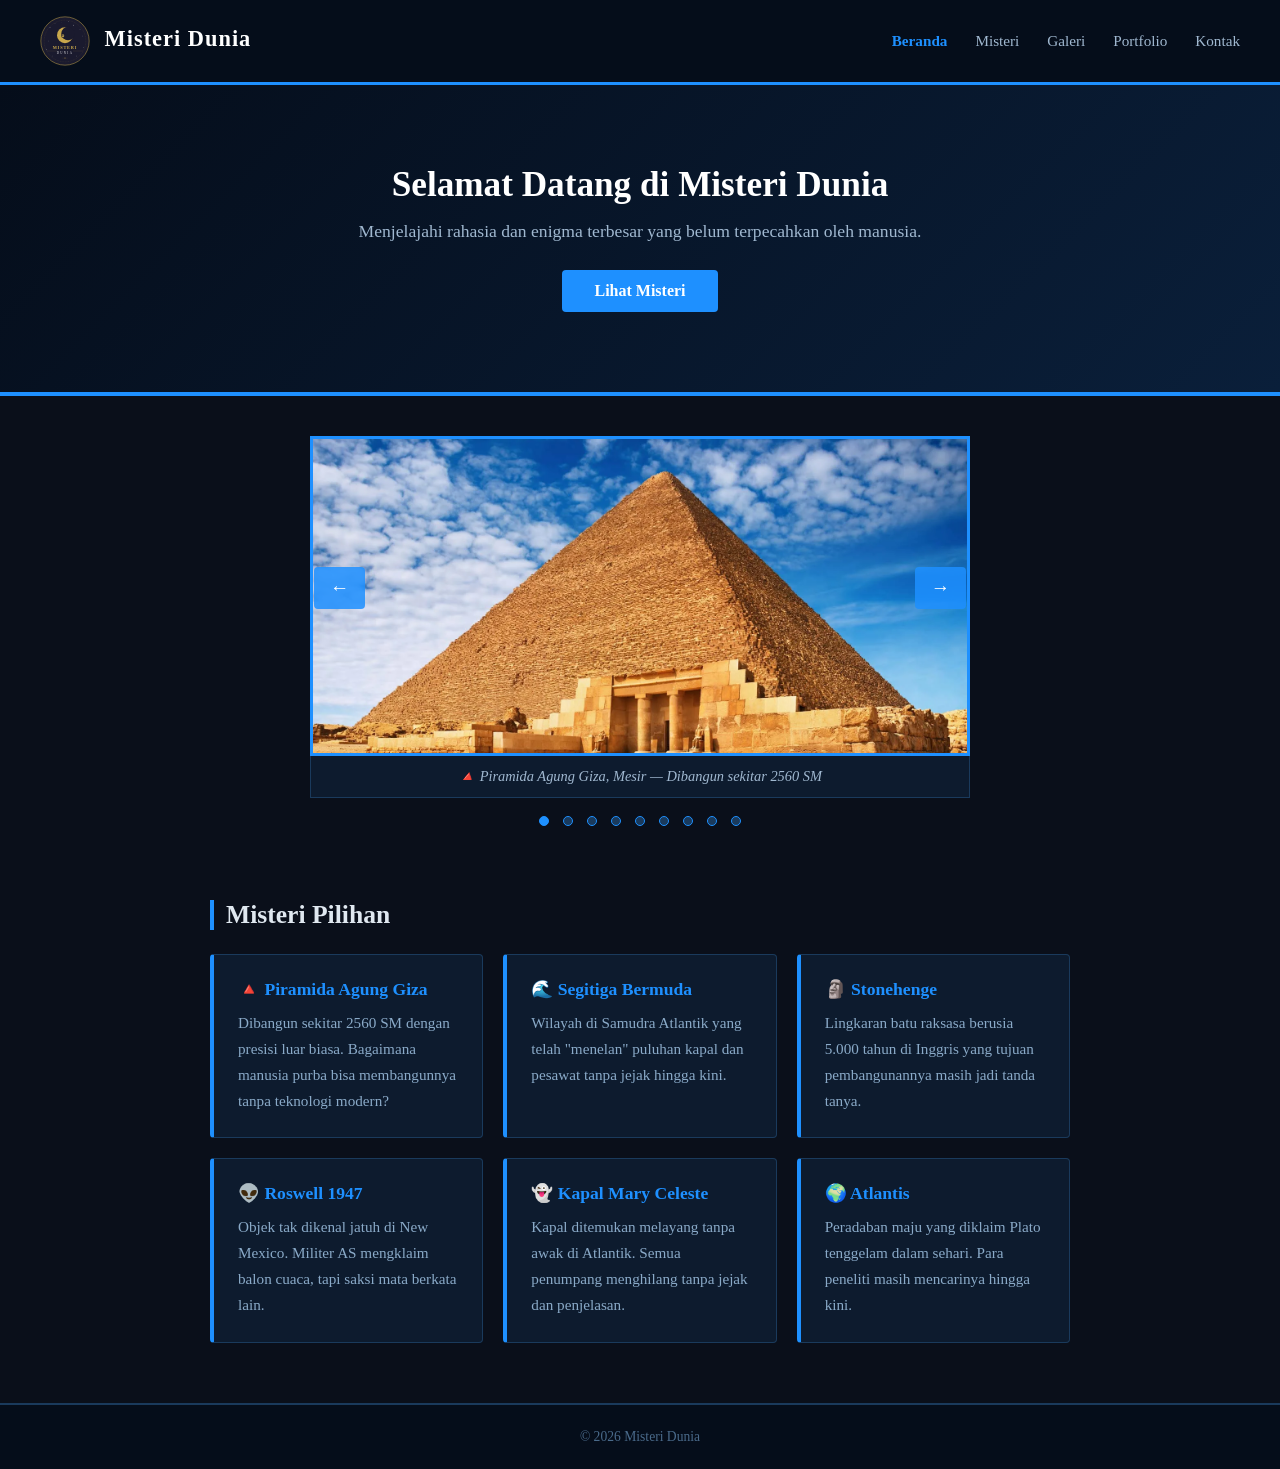
<file: index.html>
<!DOCTYPE html>
<html lang="id">
<head>
  <meta charset="UTF-8" />
  <meta name="viewport" content="width=device-width, initial-scale=1.0"/>
  <title>Misteri Dunia</title>
  <link rel="stylesheet" href="css/style.css" />
  <style>
    /* ---- SLIDESHOW ---- */
    .slideshow {
      position: relative;
      max-width: 700px;
      margin: 40px auto 0;
      padding: 0 20px;
    }

    .slide {
      display: none;
      animation: fadeSlide 0.8s ease;
    }

    .slide.aktif {
      display: block;
    }

    @keyframes fadeSlide {
      from { opacity: 0; transform: scale(0.98); }
      to   { opacity: 1; transform: scale(1); }
    }

    .slide img {
      width: 100%;
      height: 320px;
      object-fit: cover;
      border: 3px solid #1e90ff;
      display: block;
    }

    .slide .img-placeholder {
      width: 100%;
      height: 320px;
      background: linear-gradient(135deg, #0a1f3a, #1a3a5c);
      display: flex;
      flex-direction: column;
      align-items: center;
      justify-content: center;
      border: 3px solid #1e90ff;
      font-size: 4rem;
      gap: 12px;
    }

    .slide .img-placeholder p {
      font-size: 1rem;
      color: #a0b8d0;
      font-style: italic;
    }

    .slide-caption {
      background-color: #0d1b2e;
      border: 1px solid #1a3a5c;
      border-top: none;
      padding: 12px 20px;
      font-style: italic;
      color: #a0b8d0;
      font-size: 0.9rem;
      text-align: center;
    }

    /* Tombol panah */
    .slide-prev,
    .slide-next {
      position: absolute;
      top: 42%;
      transform: translateY(-50%);
      background-color: rgba(30, 144, 255, 0.85);
      color: white;
      border: none;
      padding: 10px 16px;
      font-size: 1.2rem;
      cursor: pointer;
      border-radius: 4px;
      transition: background-color 0.3s;
      z-index: 10;
    }

    .slide-prev { left: 24px; }
    .slide-next { right: 24px; }

    .slide-prev:hover,
    .slide-next:hover {
      background-color: #1e90ff;
    }

    /* Titik indikator */
    .slide-dots {
      text-align: center;
      padding: 14px 0 30px;
    }

    .dot {
      display: inline-block;
      width: 10px;
      height: 10px;
      background-color: #1a3a5c;
      border-radius: 50%;
      margin: 0 5px;
      cursor: pointer;
      transition: background-color 0.3s;
      border: 1px solid #1e90ff;
    }

    .dot.aktif {
      background-color: #1e90ff;
    }
  </style>
</head>
<body>

  <!-- HEADER -->
  <header>
    <div class="logo">
      <img src="images/logo-misteri-dunia.svg" alt="Logo Misteri Dunia"/>
      Misteri Dunia
    </div>
    <nav>
      <a href="index.html" class="aktif">Beranda</a>
      <a href="pages/misteri.html">Misteri</a>
      <a href="pages/galeri.html">Galeri</a>
      <a href="pages/portfolio.html">Portfolio</a>
      <a href="pages/kontak.html">Kontak</a>
    </nav>
  </header>

  <!-- HERO -->
  <section class="hero">
    <h1>Selamat Datang di Misteri Dunia</h1>
    <p>Menjelajahi rahasia dan enigma terbesar yang belum terpecahkan oleh manusia.</p>
    <a href="pages/misteri.html" class="tombol">Lihat Misteri</a>
  </section>

  <!-- SLIDESHOW -->
  <div class="slideshow">
    <button class="slide-prev" onclick="gantiSlide(-1)">&#8592;</button>
    <button class="slide-next" onclick="gantiSlide(1)">&#8594;</button>

    <div class="slide aktif">
      <img src="images/piramida.jpg" alt="Piramida Giza"
           onerror="this.style.display='none'; this.nextElementSibling.style.display='flex'"/>
      <div class="img-placeholder" style="display:none"><span>🔺</span><p>Piramida Agung Giza</p></div>
      <div class="slide-caption">🔺 Piramida Agung Giza, Mesir — Dibangun sekitar 2560 SM</div>
    </div>

    <div class="slide">
      <img src="images/stonehenge.jpg" alt="Stonehenge"
           onerror="this.style.display='none'; this.nextElementSibling.style.display='flex'"/>
      <div class="img-placeholder" style="display:none"><span>🗿</span><p>Stonehenge, Inggris</p></div>
      <div class="slide-caption">🗿 Stonehenge, Inggris — Lingkaran batu berusia 5.000 tahun</div>
    </div>

    <div class="slide">
      <img src="images/bermuda.jpg" alt="Segitiga Bermuda"
           onerror="this.style.display='none'; this.nextElementSibling.style.display='flex'"/>
      <div class="img-placeholder" style="display:none"><span>🌊</span><p>Segitiga Bermuda</p></div>
      <div class="slide-caption">🌊 Segitiga Bermuda, Atlantik — Zona misterius yang menelan kapal & pesawat</div>
    </div>

    <div class="slide">
      <img src="images/ufo.jpg" alt="UFO"
           onerror="this.style.display='none'; this.nextElementSibling.style.display='flex'"/>
      <div class="img-placeholder" style="display:none"><span>🛸</span><p>Penampakan UFO</p></div>
      <div class="slide-caption">🛸 Penampakan UFO — Fenomena yang belum bisa dijelaskan ilmu pengetahuan</div>
    </div>

    <div class="slide">
      <img src="images/nazca.jpg" alt="Garis Nazca"
           onerror="this.style.display='none'; this.nextElementSibling.style.display='flex'"/>
      <div class="img-placeholder" style="display:none"><span>🌄</span><p>Garis Nazca, Peru</p></div>
      <div class="slide-caption">🌄 Garis Nazca, Peru — Gambar raksasa yang hanya terlihat dari udara</div>
    </div>

    <div class="slide">
      <img src="images/lochness.jpg" alt="Loch Ness"
           onerror="this.style.display='none'; this.nextElementSibling.style.display='flex'"/>
      <div class="img-placeholder" style="display:none"><span>🦕</span><p>Monster Loch Ness</p></div>
      <div class="slide-caption">🦕 Monster Loch Ness, Skotlandia — Makhluk misterius di kedalaman danau</div>
    </div>

    <div class="slide">
      <img src="images/bigfoot.jpg" alt="Bigfoot"
           onerror="this.style.display='none'; this.nextElementSibling.style.display='flex'"/>
      <div class="img-placeholder" style="display:none"><span>🦶</span><p>Bigfoot, Amerika Utara</p></div>
      <div class="slide-caption">🦶 Bigfoot (Sasquatch), Amerika Utara — Makhluk misterius setinggi 2-3 meter</div>
    </div>

    <div class="slide">
      <img src="images/marycelesite.jpg" alt="Kapal Mary Celeste"
           onerror="this.style.display='none'; this.nextElementSibling.style.display='flex'"/>
      <div class="img-placeholder" style="display:none"><span>🚢</span><p>Kapal Mary Celeste</p></div>
      <div class="slide-caption">🚢 Kapal Mary Celeste, Atlantik — Kapal tanpa awak yang ditemukan tahun 1872</div>
    </div>

    <div class="slide">
      <img src="images/atlantis.jpg" alt="Atlantis"
           onerror="this.style.display='none'; this.nextElementSibling.style.display='flex'"/>
      <div class="img-placeholder" style="display:none"><span>🌍</span><p>Atlantis — Benua yang Hilang</p></div>
      <div class="slide-caption">🌍 Atlantis — Peradaban maju yang diklaim tenggelam dalam sehari semalam</div>
    </div>

  </div>

  <!-- Titik indikator -->
  <div class="slide-dots">
    <span class="dot aktif" onclick="keSlide(0)"></span>
    <span class="dot" onclick="keSlide(1)"></span>
    <span class="dot" onclick="keSlide(2)"></span>
    <span class="dot" onclick="keSlide(3)"></span>
    <span class="dot" onclick="keSlide(4)"></span>
    <span class="dot" onclick="keSlide(5)"></span>
    <span class="dot" onclick="keSlide(6)"></span>
    <span class="dot" onclick="keSlide(7)"></span>
    <span class="dot" onclick="keSlide(8)"></span>
  </div>

  <!-- KARTU MISTERI -->
  <section class="artikel">
    <h2 class="section-judul">Misteri Pilihan</h2>
    <div class="kartu-grid">

      <div class="kartu">
        <h3>🔺 Piramida Agung Giza</h3>
        <p>Dibangun sekitar 2560 SM dengan presisi luar biasa. Bagaimana manusia purba bisa membangunnya tanpa teknologi modern?</p>
      </div>

      <div class="kartu">
        <h3>🌊 Segitiga Bermuda</h3>
        <p>Wilayah di Samudra Atlantik yang telah "menelan" puluhan kapal dan pesawat tanpa jejak hingga kini.</p>
      </div>

      <div class="kartu">
        <h3>🗿 Stonehenge</h3>
        <p>Lingkaran batu raksasa berusia 5.000 tahun di Inggris yang tujuan pembangunannya masih jadi tanda tanya.</p>
      </div>

      <div class="kartu">
        <h3>👽 Roswell 1947</h3>
        <p>Objek tak dikenal jatuh di New Mexico. Militer AS mengklaim balon cuaca, tapi saksi mata berkata lain.</p>
      </div>

      <div class="kartu">
        <h3>👻 Kapal Mary Celeste</h3>
        <p>Kapal ditemukan melayang tanpa awak di Atlantik. Semua penumpang menghilang tanpa jejak dan penjelasan.</p>
      </div>

      <div class="kartu">
        <h3>🌍 Atlantis</h3>
        <p>Peradaban maju yang diklaim Plato tenggelam dalam sehari. Para peneliti masih mencarinya hingga kini.</p>
      </div>

    </div>
  </section>

  <!-- FOOTER -->
  <footer>
    <p>© 2026 Misteri Dunia</p>
  </footer>

  <script>
    var slideSekarang = 0;
    var slides = document.querySelectorAll('.slide');
    var dots = document.querySelectorAll('.dot');
    var otomatis;

    function tampilSlide(n) {
      slides.forEach(function(s) { s.classList.remove('aktif'); });
      dots.forEach(function(d) { d.classList.remove('aktif'); });
      slideSekarang = (n + slides.length) % slides.length;
      slides[slideSekarang].classList.add('aktif');
      dots[slideSekarang].classList.add('aktif');
    }

    function gantiSlide(arah) {
      resetOtomatis();
      tampilSlide(slideSekarang + arah);
    }

    function keSlide(n) {
      resetOtomatis();
      tampilSlide(n);
    }

    function resetOtomatis() {
      clearInterval(otomatis);
      otomatis = setInterval(function() {
        tampilSlide(slideSekarang + 1);
      }, 4000);
    }

    // Auto slide setiap 4 detik
    otomatis = setInterval(function() {
      tampilSlide(slideSekarang + 1);
    }, 4000);
  </script>

</body>
</html>
</file>
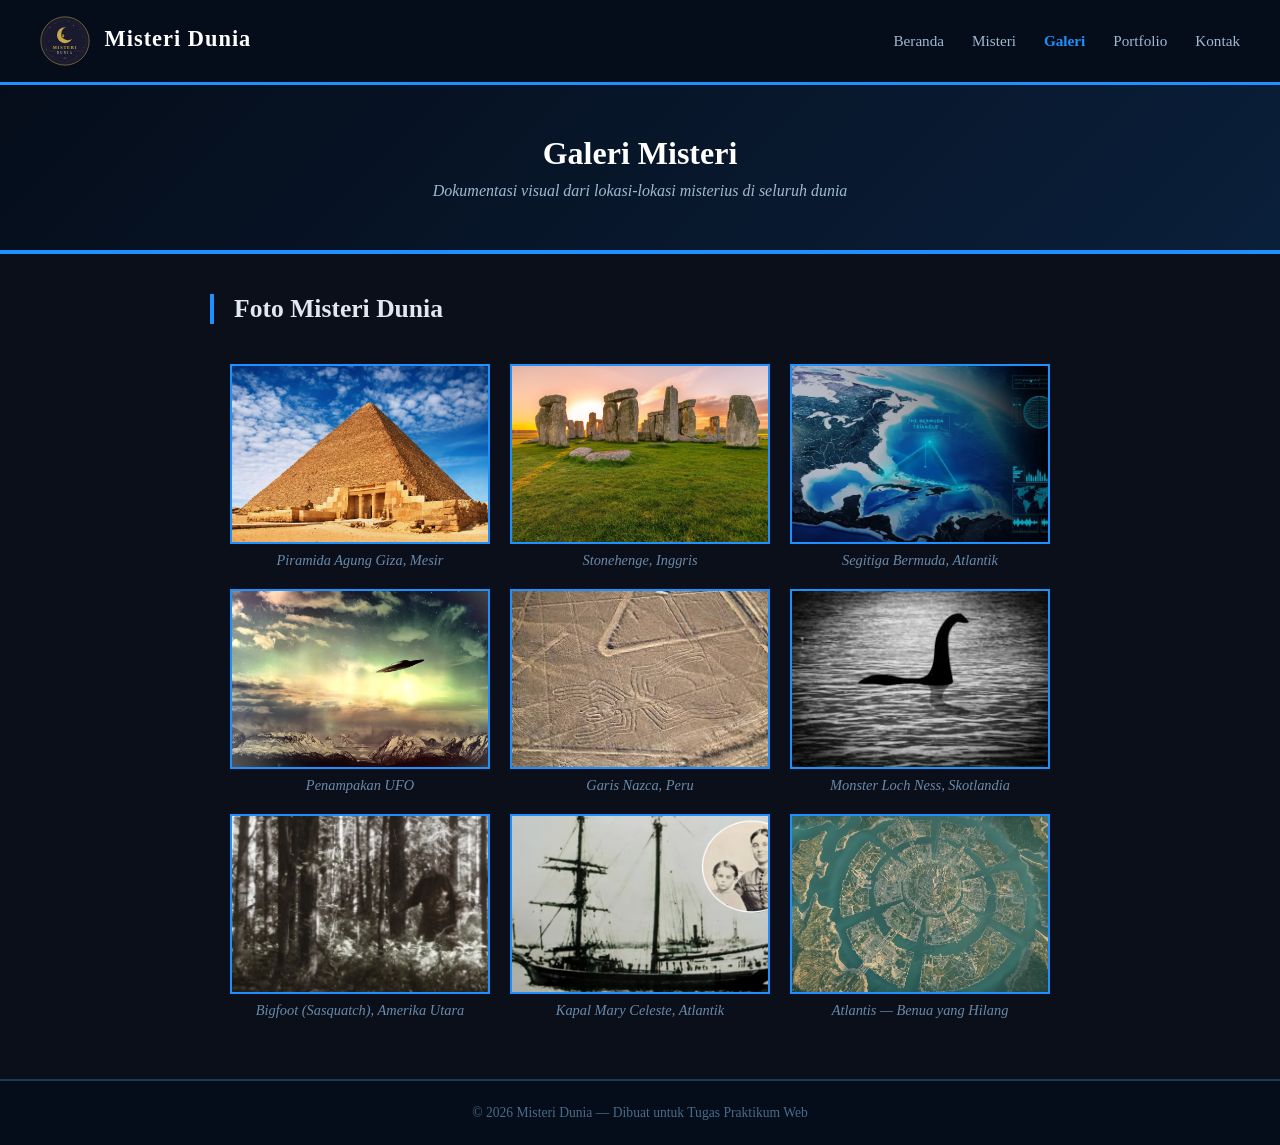
<file: pages/galeri.html>
<!DOCTYPE html>
<html lang="id">
<head>
  <meta charset="UTF-8"/>
  <meta name="viewport" content="width=device-width, initial-scale=1.0"/>
  <title>Galeri — Misteri Dunia</title>
  <link rel="stylesheet" href="../css/style.css"/>
</head>
<body>

  <header>
    <div class="logo">
      <img src="../images/logo-misteri-dunia.svg" alt="Logo Misteri Dunia"/>
      Misteri Dunia
    </div>
    <nav>
      <a href="../index.html">Beranda</a>
      <a href="misteri.html">Misteri</a>
      <a href="galeri.html" class="aktif">Galeri</a>
      <a href="portfolio.html">Portfolio</a>
      <a href="kontak.html">Kontak</a>
    </nav>
  </header>

  <section class="page-hero">
    <h1>Galeri Misteri</h1>
    <p>Dokumentasi visual dari lokasi-lokasi misterius di seluruh dunia</p>
  </section>

  <h2 class="section-judul" style="max-width:860px; margin: 40px auto 20px; padding: 0 20px;">Foto Misteri Dunia</h2>

  <div class="galeri-grid">

    <div class="galeri-item">
      <img src="../images/piramida.jpg" alt="Piramida Giza"
           onerror="this.style.display='none'; this.nextElementSibling.style.display='flex'"/>
      <div class="foto-placeholder" style="display:none">🔺</div>
      <p>Piramida Agung Giza, Mesir</p>
    </div>

    <div class="galeri-item">
      <img src="../images/stonehenge.jpg" alt="Stonehenge"
           onerror="this.style.display='none'; this.nextElementSibling.style.display='flex'"/>
      <div class="foto-placeholder" style="display:none">🗿</div>
      <p>Stonehenge, Inggris</p>
    </div>

    <div class="galeri-item">
      <img src="../images/bermuda.jpg" alt="Segitiga Bermuda"
           onerror="this.style.display='none'; this.nextElementSibling.style.display='flex'"/>
      <div class="foto-placeholder" style="display:none">🌊</div>
      <p>Segitiga Bermuda, Atlantik</p>
    </div>

    <div class="galeri-item">
      <img src="../images/ufo.jpg" alt="UFO"
           onerror="this.style.display='none'; this.nextElementSibling.style.display='flex'"/>
      <div class="foto-placeholder" style="display:none">🛸</div>
      <p>Penampakan UFO</p>
    </div>

    <div class="galeri-item">
      <img src="../images/nazca.jpg" alt="Garis Nazca"
           onerror="this.style.display='none'; this.nextElementSibling.style.display='flex'"/>
      <div class="foto-placeholder" style="display:none">🌄</div>
      <p>Garis Nazca, Peru</p>
    </div>

    <div class="galeri-item">
      <img src="../images/lochness.jpg" alt="Loch Ness"
           onerror="this.style.display='none'; this.nextElementSibling.style.display='flex'"/>
      <div class="foto-placeholder" style="display:none">🦕</div>
      <p>Monster Loch Ness, Skotlandia</p>
    </div>

    <div class="galeri-item">
      <img src="../images/bigfoot.jpg" alt="Bigfoot"
           onerror="this.style.display='none'; this.nextElementSibling.style.display='flex'"/>
      <div class="foto-placeholder" style="display:none">🦶</div>
      <p>Bigfoot (Sasquatch), Amerika Utara</p>
    </div>

    <div class="galeri-item">
      <img src="../images/marycelesite.jpg" alt="Kapal Mary Celeste"
           onerror="this.style.display='none'; this.nextElementSibling.style.display='flex'"/>
      <div class="foto-placeholder" style="display:none">🚢</div>
      <p>Kapal Mary Celeste, Atlantik</p>
    </div>

    <div class="galeri-item">
      <img src="../images/atlantis.jpg" alt="Atlantis"
           onerror="this.style.display='none'; this.nextElementSibling.style.display='flex'"/>
      <div class="foto-placeholder" style="display:none">🌍</div>
      <p>Atlantis — Benua yang Hilang</p>
    </div>

  </div>

  <footer>
    <p>© 2026 Misteri Dunia — Dibuat untuk Tugas Praktikum Web</p>
  </footer>

</body>
</html>
</file>
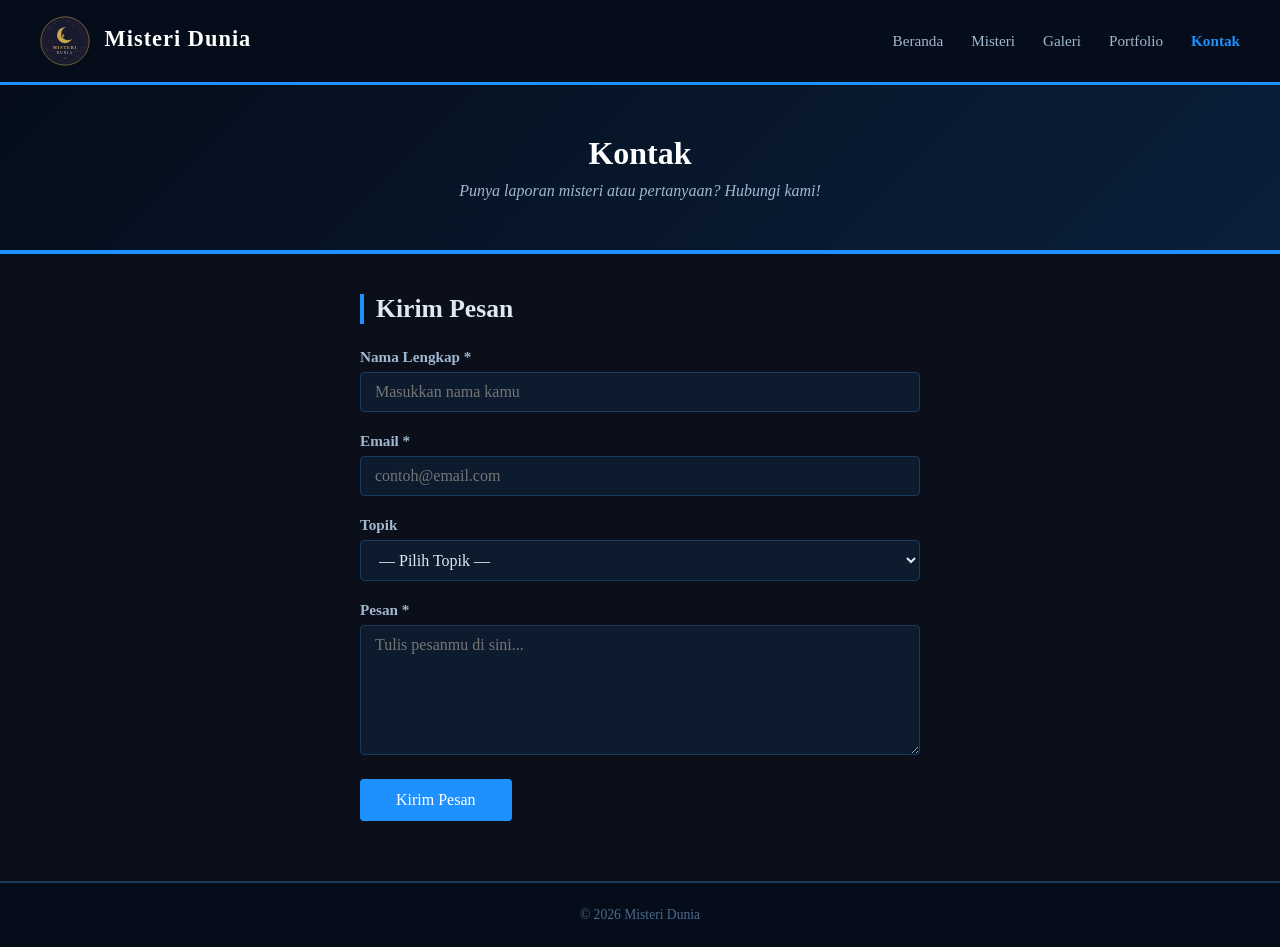
<file: pages/kontak.html>
<!DOCTYPE html>
<html lang="id">
<head>
  <meta charset="UTF-8"/>
  <meta name="viewport" content="width=device-width, initial-scale=1.0"/>
  <title>Kontak — Misteri Dunia</title>
  <link rel="stylesheet" href="../css/style.css"/>
</head>
<body>

  <header>
    <div class="logo">
      <img src="../images/logo-misteri-dunia.svg" alt="Logo Misteri Dunia"/>
      Misteri Dunia
    </div>
    <nav>
      <a href="../index.html">Beranda</a>
      <a href="misteri.html">Misteri</a>
      <a href="galeri.html">Galeri</a>
      <a href="portfolio.html">Portfolio</a>
      <a href="kontak.html" class="aktif">Kontak</a>
    </nav>
  </header>

  <section class="page-hero">
    <h1>Kontak</h1>
    <p>Punya laporan misteri atau pertanyaan? Hubungi kami!</p>
  </section>

  <div class="form-kontak">
    <h2 class="section-judul">Kirim Pesan</h2>

    <div class="form-group">
      <label for="nama">Nama Lengkap *</label>
      <input type="text" id="nama" placeholder="Masukkan nama kamu"/>
    </div>

    <div class="form-group">
      <label for="email">Email *</label>
      <input type="email" id="email" placeholder="contoh@email.com"/>
    </div>

    <div class="form-group">
      <label for="topik">Topik</label>
      <select id="topik">
        <option value="">— Pilih Topik —</option>
        <option>Laporan Misteri Baru</option>
        <option>UFO & Alien</option>
        <option>Arkeologi</option>
        <option>Supernatural</option>
        <option>Lainnya</option>
      </select>
    </div>

    <div class="form-group">
      <label for="pesan">Pesan *</label>
      <textarea id="pesan" placeholder="Tulis pesanmu di sini..."></textarea>
    </div>

    <button class="btn-kirim" onclick="kirimPesan()">Kirim Pesan</button>

    <div class="pesan-sukses" id="pesan-sukses">
      ✅ Pesan berhasil dikirim! Terima kasih sudah menghubungi kami.
    </div>
  </div>

  <footer>
    <p>© 2026 Misteri Dunia</p>
  </footer>

  <script>
    function kirimPesan() {
      var nama = document.getElementById('nama').value;
      var email = document.getElementById('email').value;
      var pesan = document.getElementById('pesan').value;
      if (nama === '' || email === '' || pesan === '') {
        alert('Mohon isi semua field yang wajib diisi (*).');
        return;
      }
      document.getElementById('pesan-sukses').style.display = 'block';
      document.getElementById('nama').value = '';
      document.getElementById('email').value = '';
      document.getElementById('pesan').value = '';
    }
  </script>

</body>
</html>
</file>
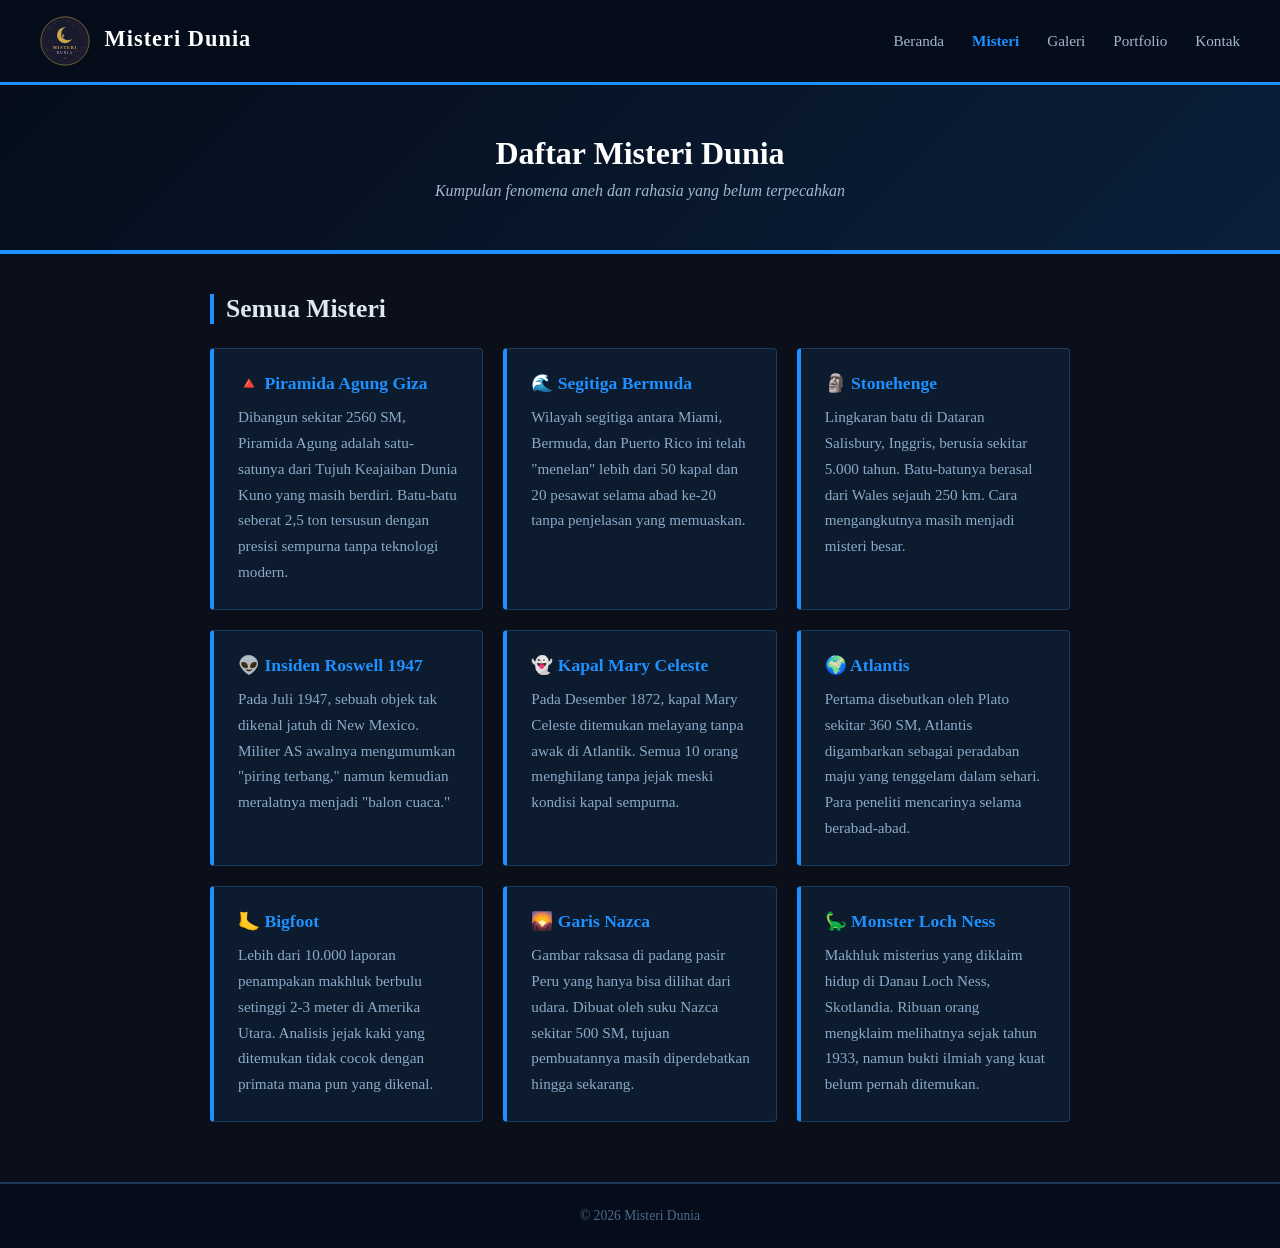
<file: pages/misteri.html>
<!DOCTYPE html>
<html lang="id">
<head>
  <meta charset="UTF-8"/>
  <meta name="viewport" content="width=device-width, initial-scale=1.0"/>
  <title>Daftar Misteri — Misteri Dunia</title>
  <link rel="stylesheet" href="../css/style.css"/>
</head>
<body>

  <header>
    <div class="logo">
      <img src="../images/logo-misteri-dunia.svg" alt="Logo Misteri Dunia"/>
      Misteri Dunia
    </div>
    <nav>
      <a href="../index.html">Beranda</a>
      <a href="misteri.html" class="aktif">Misteri</a>
      <a href="galeri.html">Galeri</a>
      <a href="portfolio.html">Portfolio</a>
      <a href="kontak.html">Kontak</a>
    </nav>
  </header>

  <section class="page-hero">
    <h1>Daftar Misteri Dunia</h1>
    <p>Kumpulan fenomena aneh dan rahasia yang belum terpecahkan</p>
  </section>

  <section class="artikel">
    <h2 class="section-judul">Semua Misteri</h2>
    <div class="kartu-grid">

      <div class="kartu">
        <h3>🔺 Piramida Agung Giza</h3>
        <p>Dibangun sekitar 2560 SM, Piramida Agung adalah satu-satunya dari Tujuh Keajaiban Dunia Kuno yang masih berdiri. Batu-batu seberat 2,5 ton tersusun dengan presisi sempurna tanpa teknologi modern.</p>
      </div>

      <div class="kartu">
        <h3>🌊 Segitiga Bermuda</h3>
        <p>Wilayah segitiga antara Miami, Bermuda, dan Puerto Rico ini telah "menelan" lebih dari 50 kapal dan 20 pesawat selama abad ke-20 tanpa penjelasan yang memuaskan.</p>
      </div>

      <div class="kartu">
        <h3>🗿 Stonehenge</h3>
        <p>Lingkaran batu di Dataran Salisbury, Inggris, berusia sekitar 5.000 tahun. Batu-batunya berasal dari Wales sejauh 250 km. Cara mengangkutnya masih menjadi misteri besar.</p>
      </div>

      <div class="kartu">
        <h3>👽 Insiden Roswell 1947</h3>
        <p>Pada Juli 1947, sebuah objek tak dikenal jatuh di New Mexico. Militer AS awalnya mengumumkan "piring terbang," namun kemudian meralatnya menjadi "balon cuaca."</p>
      </div>

      <div class="kartu">
        <h3>👻 Kapal Mary Celeste</h3>
        <p>Pada Desember 1872, kapal Mary Celeste ditemukan melayang tanpa awak di Atlantik. Semua 10 orang menghilang tanpa jejak meski kondisi kapal sempurna.</p>
      </div>

      <div class="kartu">
        <h3>🌍 Atlantis</h3>
        <p>Pertama disebutkan oleh Plato sekitar 360 SM, Atlantis digambarkan sebagai peradaban maju yang tenggelam dalam sehari. Para peneliti mencarinya selama berabad-abad.</p>
      </div>

      <div class="kartu">
        <h3>🦶 Bigfoot</h3>
        <p>Lebih dari 10.000 laporan penampakan makhluk berbulu setinggi 2-3 meter di Amerika Utara. Analisis jejak kaki yang ditemukan tidak cocok dengan primata mana pun yang dikenal.</p>
      </div>

      <div class="kartu">
        <h3>🌄 Garis Nazca</h3>
        <p>Gambar raksasa di padang pasir Peru yang hanya bisa dilihat dari udara. Dibuat oleh suku Nazca sekitar 500 SM, tujuan pembuatannya masih diperdebatkan hingga sekarang.</p>
      </div>

      <div class="kartu">
        <h3>🦕 Monster Loch Ness</h3>
        <p>Makhluk misterius yang diklaim hidup di Danau Loch Ness, Skotlandia. Ribuan orang mengklaim melihatnya sejak tahun 1933, namun bukti ilmiah yang kuat belum pernah ditemukan.</p>
      </div>

    </div>
  </section>

  <footer>
    <p>© 2026 Misteri Dunia</p>
  </footer>

</body>
</html>
</file>
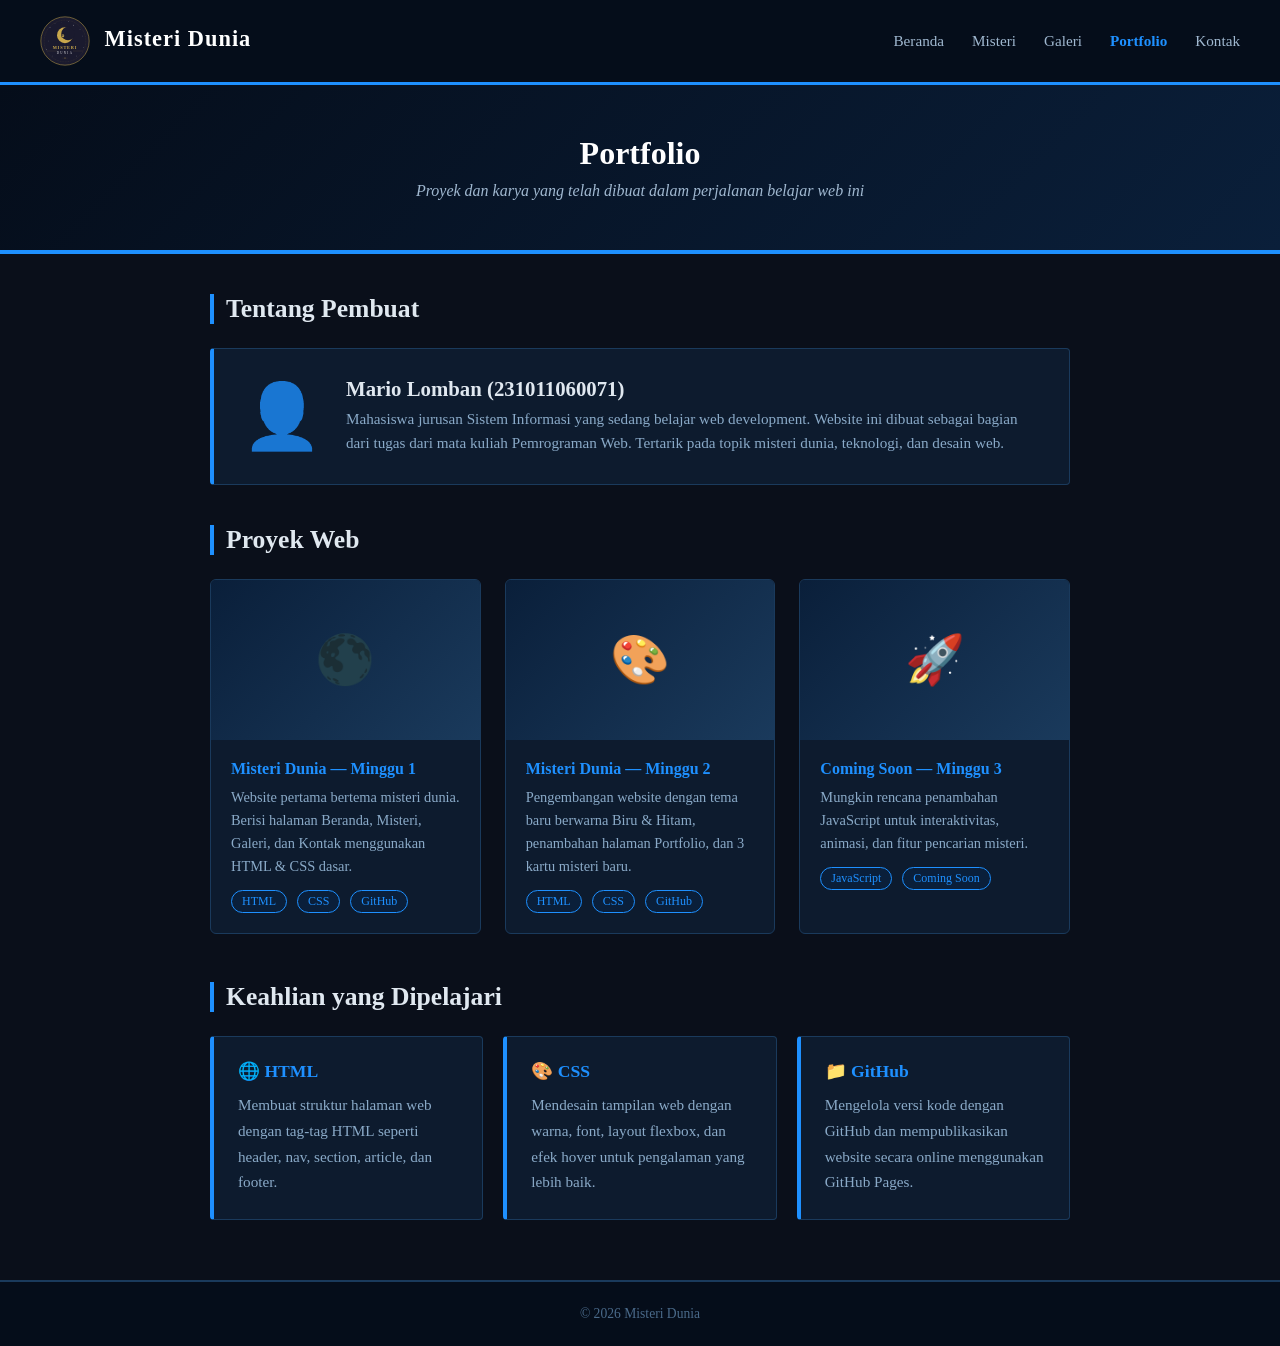
<file: pages/portfolio.html>
<!DOCTYPE html>
<html lang="id">
<head>
  <meta charset="UTF-8"/>
  <meta name="viewport" content="width=device-width, initial-scale=1.0"/>
  <title>Portfolio — Misteri Dunia</title>
  <link rel="stylesheet" href="../css/style.css"/>
</head>
<body>

  <header>
    <div class="logo">
      <img src="../images/logo-misteri-dunia.svg" alt="Logo Misteri Dunia"/>
      Misteri Dunia
    </div>
    <nav>
      <a href="../index.html">Beranda</a>
      <a href="misteri.html">Misteri</a>
      <a href="galeri.html">Galeri</a>
      <a href="portfolio.html" class="aktif">Portfolio</a>
      <a href="kontak.html">Kontak</a>
    </nav>
  </header>

  <section class="page-hero">
    <h1>Portfolio</h1>
    <p>Proyek dan karya yang telah dibuat dalam perjalanan belajar web ini</p>
  </section>

  <section class="artikel">

    <!-- Profil Pembuat -->
    <h2 class="section-judul">Tentang Pembuat</h2>
    <div class="profil-box">
      <div class="profil-avatar">👤</div>
      <div class="profil-info">
        <h3>Mario Lomban (231011060071)</h3>
        <p>Mahasiswa jurusan Sistem Informasi yang sedang belajar web development. Website ini dibuat sebagai bagian dari tugas dari mata kuliah Pemrograman Web. Tertarik pada topik misteri dunia, teknologi, dan desain web.</p>
      </div>
    </div>

    <!-- Kartu Portfolio -->
    <h2 class="section-judul">Proyek Web</h2>
    <div class="portfolio-grid">

      <div class="porto-kartu">
        <div class="porto-img-placeholder">🌑</div>
        <div class="porto-body">
          <h3>Misteri Dunia — Minggu 1</h3>
          <p>Website pertama bertema misteri dunia. Berisi halaman Beranda, Misteri, Galeri, dan Kontak menggunakan HTML & CSS dasar.</p>
          <span class="porto-tag">HTML</span>
          <span class="porto-tag">CSS</span>
          <span class="porto-tag">GitHub</span>
        </div>
      </div>

      <div class="porto-kartu">
        <div class="porto-img-placeholder">🎨</div>
        <div class="porto-body">
          <h3>Misteri Dunia — Minggu 2</h3>
          <p>Pengembangan website dengan tema baru berwarna Biru & Hitam, penambahan halaman Portfolio, dan 3 kartu misteri baru.</p>
          <span class="porto-tag">HTML</span>
          <span class="porto-tag">CSS</span>
          <span class="porto-tag">GitHub</span>
        </div>
      </div>

      <div class="porto-kartu">
        <div class="porto-img-placeholder">🚀</div>
        <div class="porto-body">
          <h3>Coming Soon — Minggu 3</h3>
          <p>Mungkin rencana penambahan JavaScript untuk interaktivitas, animasi, dan fitur pencarian misteri.</p>
          <span class="porto-tag">JavaScript</span>
          <span class="porto-tag">Coming Soon</span>
        </div>
      </div>

    </div>

    <!-- Keahlian -->
    <h2 class="section-judul" style="margin-top: 48px;">Keahlian yang Dipelajari</h2>
    <div class="kartu-grid">

      <div class="kartu">
        <h3>🌐 HTML</h3>
        <p>Membuat struktur halaman web dengan tag-tag HTML seperti header, nav, section, article, dan footer.</p>
      </div>

      <div class="kartu">
        <h3>🎨 CSS</h3>
        <p>Mendesain tampilan web dengan warna, font, layout flexbox, dan efek hover untuk pengalaman yang lebih baik.</p>
      </div>

      <div class="kartu">
        <h3>📁 GitHub</h3>
        <p>Mengelola versi kode dengan GitHub dan mempublikasikan website secara online menggunakan GitHub Pages.</p>
      </div>

    </div>

  </section>

  <footer>
    <p>© 2026 Misteri Dunia</p>
  </footer>

</body>
</html>
</file>
<file: css/style.css>
/* ================================
   Misteri Dunia — CSS Minggu 2
   Tema: Biru & Hitam (Dark Blue)
   ================================ */

* {
  margin: 0;
  padding: 0;
  box-sizing: border-box;
}

body {
  font-family: Georgia, serif;
  background-color: #0a0f1a;
  color: #e0e8f0;
}

/* ---- HEADER ---- */
header {
  background-color: #050d1a;
  color: white;
  padding: 16px 40px;
  display: flex;
  align-items: center;
  justify-content: space-between;
  border-bottom: 3px solid #1e90ff;
}

.logo {
  font-size: 1.4rem;
  font-weight: bold;
  letter-spacing: 1px;
  color: white;
}

.logo img {
  height: 50px;
  vertical-align: middle;
  margin-right: 8px;
}

nav a {
  color: #a0b8d0;
  text-decoration: none;
  margin-left: 24px;
  font-size: 0.95rem;
  transition: color 0.3s;
}

nav a:hover {
  color: #1e90ff;
}

nav a.aktif {
  color: #1e90ff;
  font-weight: bold;
}

/* ---- HERO ---- */
.hero {
  background: linear-gradient(135deg, #050d1a 0%, #0a1f3a 100%);
  color: white;
  text-align: center;
  padding: 80px 20px;
  border-bottom: 4px solid #1e90ff;
}

.hero h1 {
  font-size: 2.2rem;
  margin-bottom: 16px;
  color: #ffffff;
}

.hero p {
  font-size: 1.1rem;
  color: #a0b8d0;
  margin-bottom: 28px;
}

.tombol {
  display: inline-block;
  padding: 12px 32px;
  background-color: #1e90ff;
  color: white;
  text-decoration: none;
  font-weight: bold;
  border-radius: 4px;
  transition: background-color 0.3s;
}

.tombol:hover {
  background-color: #4aa8ff;
}

/* ---- GAMBAR UTAMA ---- */
.gambar-utama {
  text-align: center;
  padding: 40px 20px 20px;
}

.gambar-utama img {
  width: 100%;
  max-width: 700px;
  height: 300px;
  object-fit: cover;
  border: 3px solid #1e90ff;
  display: block;
  margin: 0 auto 12px;
}

.gambar-utama p {
  font-style: italic;
  color: #6a8aaa;
  font-size: 0.9rem;
}

/* ---- SECTION JUDUL ---- */
.section-judul {
  font-size: 1.6rem;
  color: #e0e8f0;
  border-left: 4px solid #1e90ff;
  padding-left: 12px;
  margin-bottom: 24px;
}

/* ---- ARTIKEL / KARTU ---- */
.artikel {
  max-width: 900px;
  margin: 40px auto;
  padding: 0 20px;
}

.kartu-grid {
  display: flex;
  flex-wrap: wrap;
  gap: 20px;
}

.kartu {
  background-color: #0d1b2e;
  border: 1px solid #1a3a5c;
  border-left: 4px solid #1e90ff;
  padding: 24px;
  border-radius: 4px;
  flex: 1 1 260px;
  transition: transform 0.2s, box-shadow 0.2s;
}

.kartu:hover {
  transform: translateY(-4px);
  box-shadow: 0 8px 24px rgba(30, 144, 255, 0.2);
}

.kartu h3 {
  font-size: 1.1rem;
  margin-bottom: 10px;
  color: #1e90ff;
}

.kartu p {
  color: #8aaac8;
  line-height: 1.7;
  font-size: 0.95rem;
}

/* ---- PORTFOLIO ---- */
.portfolio-grid {
  display: flex;
  flex-wrap: wrap;
  gap: 24px;
  margin-top: 8px;
}

.porto-kartu {
  background-color: #0d1b2e;
  border: 1px solid #1a3a5c;
  border-radius: 6px;
  overflow: hidden;
  flex: 1 1 260px;
  transition: transform 0.2s, box-shadow 0.2s;
}

.porto-kartu:hover {
  transform: translateY(-4px);
  box-shadow: 0 8px 24px rgba(30, 144, 255, 0.2);
}

.porto-kartu .porto-img {
  width: 100%;
  height: 160px;
  object-fit: cover;
  display: block;
  background-color: #1a3a5c;
  filter: brightness(0.8);
}

.porto-kartu .porto-img-placeholder {
  width: 100%;
  height: 160px;
  background: linear-gradient(135deg, #0a1f3a, #1a3a5c);
  display: flex;
  align-items: center;
  justify-content: center;
  font-size: 3rem;
}

.porto-body {
  padding: 20px;
}

.porto-body h3 {
  font-size: 1rem;
  color: #1e90ff;
  margin-bottom: 8px;
}

.porto-body p {
  font-size: 0.9rem;
  color: #8aaac8;
  line-height: 1.6;
  margin-bottom: 12px;
}

.porto-tag {
  display: inline-block;
  background-color: #0a1f3a;
  border: 1px solid #1e90ff;
  color: #1e90ff;
  font-size: 0.75rem;
  padding: 3px 10px;
  border-radius: 20px;
  margin-right: 6px;
}

/* ---- PROFIL PORTO ---- */
.profil-box {
  background-color: #0d1b2e;
  border: 1px solid #1a3a5c;
  border-left: 4px solid #1e90ff;
  padding: 28px;
  border-radius: 4px;
  margin-bottom: 40px;
  display: flex;
  gap: 24px;
  align-items: center;
}

.profil-avatar {
  font-size: 4rem;
  min-width: 80px;
  text-align: center;
}

.profil-info h3 {
  font-size: 1.3rem;
  color: #e0e8f0;
  margin-bottom: 6px;
}

.profil-info p {
  color: #8aaac8;
  font-size: 0.95rem;
  line-height: 1.6;
}

/* ---- FORM KONTAK ---- */
.form-kontak {
  max-width: 600px;
  margin: 40px auto;
  padding: 0 20px;
}

.form-group {
  margin-bottom: 20px;
}

.form-group label {
  display: block;
  font-weight: bold;
  margin-bottom: 6px;
  color: #a0b8d0;
  font-size: 0.95rem;
}

.form-group input,
.form-group textarea,
.form-group select {
  width: 100%;
  padding: 10px 14px;
  border: 1px solid #1a3a5c;
  border-radius: 4px;
  font-size: 1rem;
  font-family: Georgia, serif;
  background: #0d1b2e;
  color: #e0e8f0;
  transition: border-color 0.3s;
}

.form-group input:focus,
.form-group textarea:focus,
.form-group select:focus {
  outline: none;
  border-color: #1e90ff;
}

.form-group textarea {
  height: 130px;
  resize: vertical;
}

.btn-kirim {
  background-color: #1e90ff;
  color: white;
  border: none;
  padding: 12px 36px;
  font-size: 1rem;
  font-family: Georgia, serif;
  cursor: pointer;
  border-radius: 4px;
  transition: background-color 0.3s;
}

.btn-kirim:hover {
  background-color: #4aa8ff;
}

.pesan-sukses {
  display: none;
  background-color: #0a1f3a;
  border: 1px solid #1e90ff;
  padding: 14px 18px;
  border-radius: 4px;
  color: #1e90ff;
  margin-top: 16px;
  font-size: 0.95rem;
}

/* ---- GALERI ---- */
.galeri-grid {
  display: flex;
  flex-wrap: wrap;
  gap: 20px;
  justify-content: center;
  max-width: 900px;
  margin: 40px auto;
  padding: 0 20px;
}

.galeri-item {
  width: 260px;
  text-align: center;
}

.galeri-item img {
  width: 100%;
  height: 180px;
  object-fit: cover;
  border: 2px solid #1e90ff;
  display: block;
}

.galeri-item .foto-placeholder {
  width: 100%;
  height: 180px;
  background: linear-gradient(135deg, #0a1f3a, #1a3a5c);
  display: flex;
  align-items: center;
  justify-content: center;
  font-size: 3rem;
  border: 2px solid #1e90ff;
}

.galeri-item p {
  margin-top: 8px;
  font-size: 0.9rem;
  color: #6a8aaa;
  font-style: italic;
}

/* ---- PAGE HERO ---- */
.page-hero {
  background: linear-gradient(135deg, #050d1a 0%, #0a1f3a 100%);
  color: white;
  text-align: center;
  padding: 50px 20px;
  border-bottom: 4px solid #1e90ff;
}

.page-hero h1 {
  font-size: 2rem;
  margin-bottom: 10px;
}

.page-hero p {
  color: #a0b8d0;
  font-style: italic;
}

/* ---- FOOTER ---- */
footer {
  background-color: #050d1a;
  color: #4a6a8a;
  text-align: center;
  padding: 24px;
  font-size: 0.85rem;
  margin-top: 60px;
  border-top: 2px solid #1a3a5c;
}

/* ---- RESPONSIVE ---- */
@media (max-width: 640px) {
  header {
    flex-direction: column;
    gap: 12px;
    padding: 16px 20px;
    text-align: center;
  }
  nav a {
    margin: 0 10px;
    font-size: 0.85rem;
  }
  .hero h1 { font-size: 1.6rem; }
  .profil-box { flex-direction: column; text-align: center; }
}
</file>
